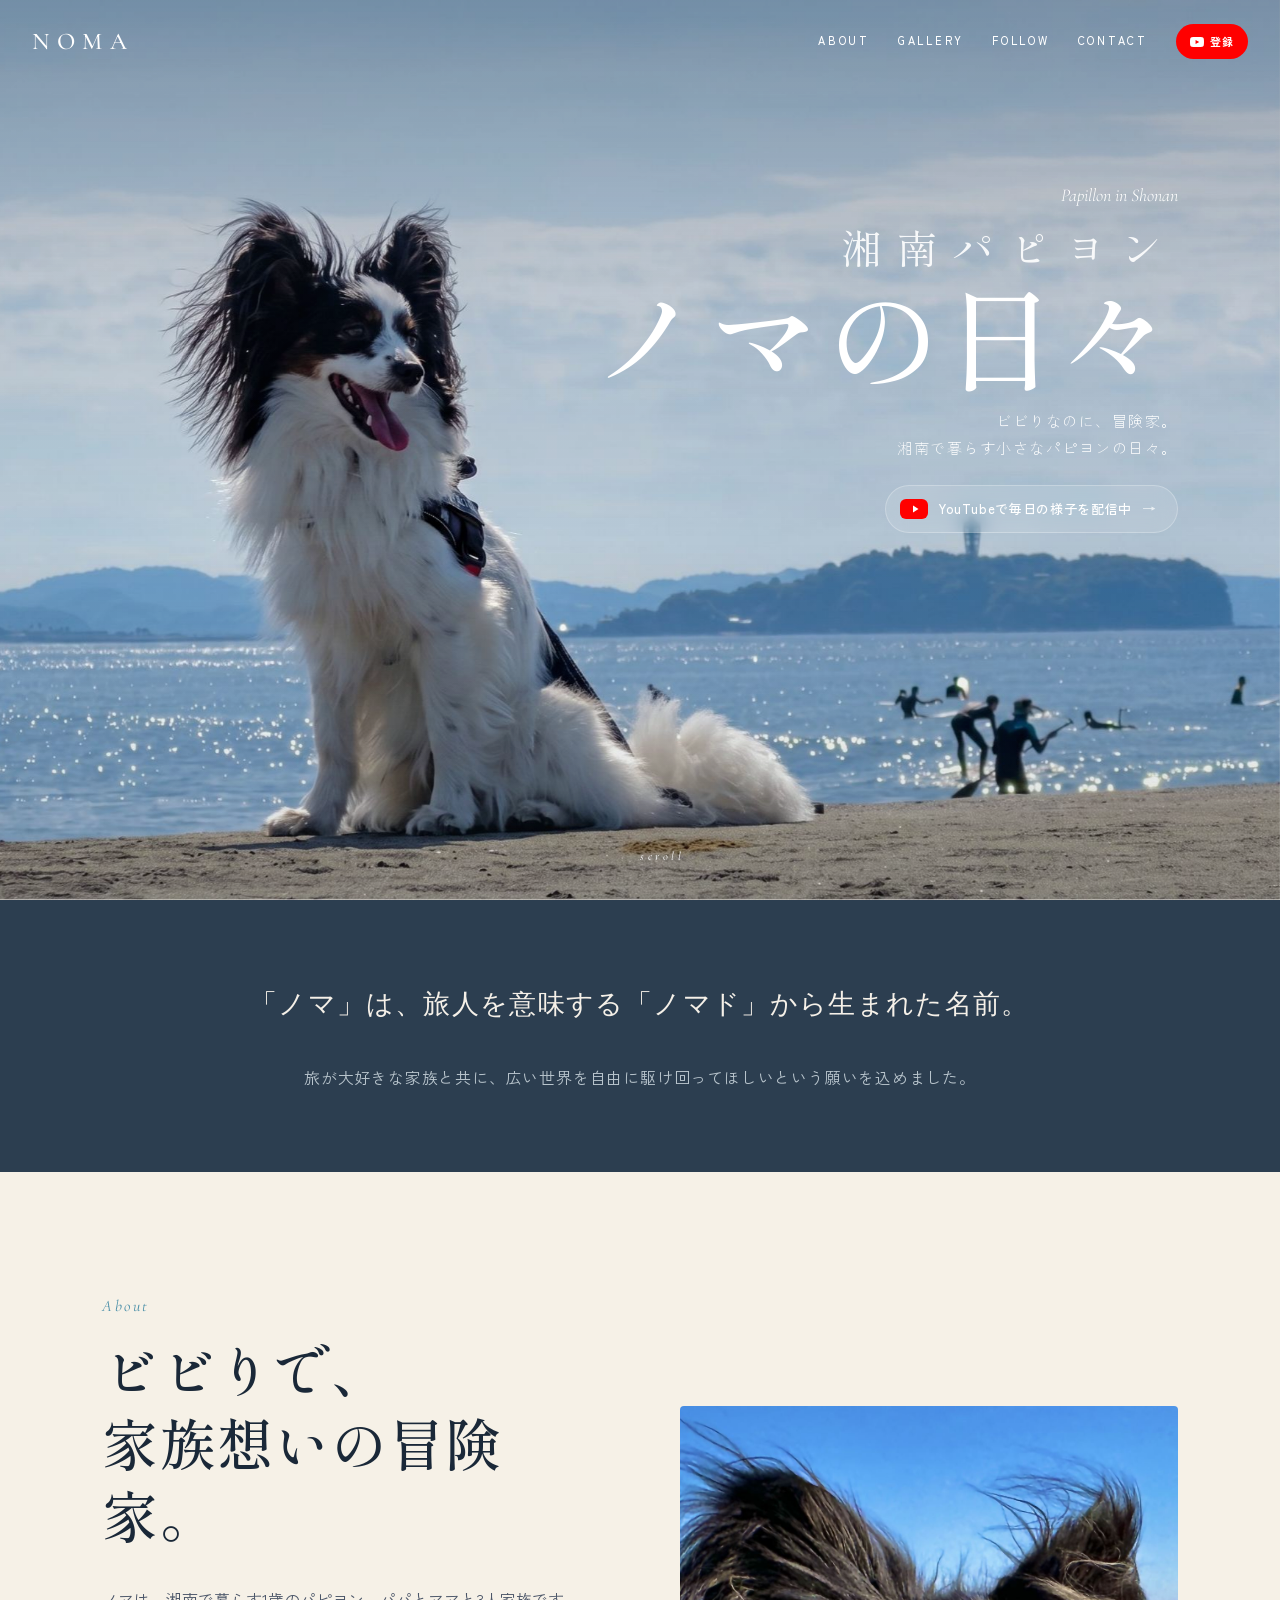
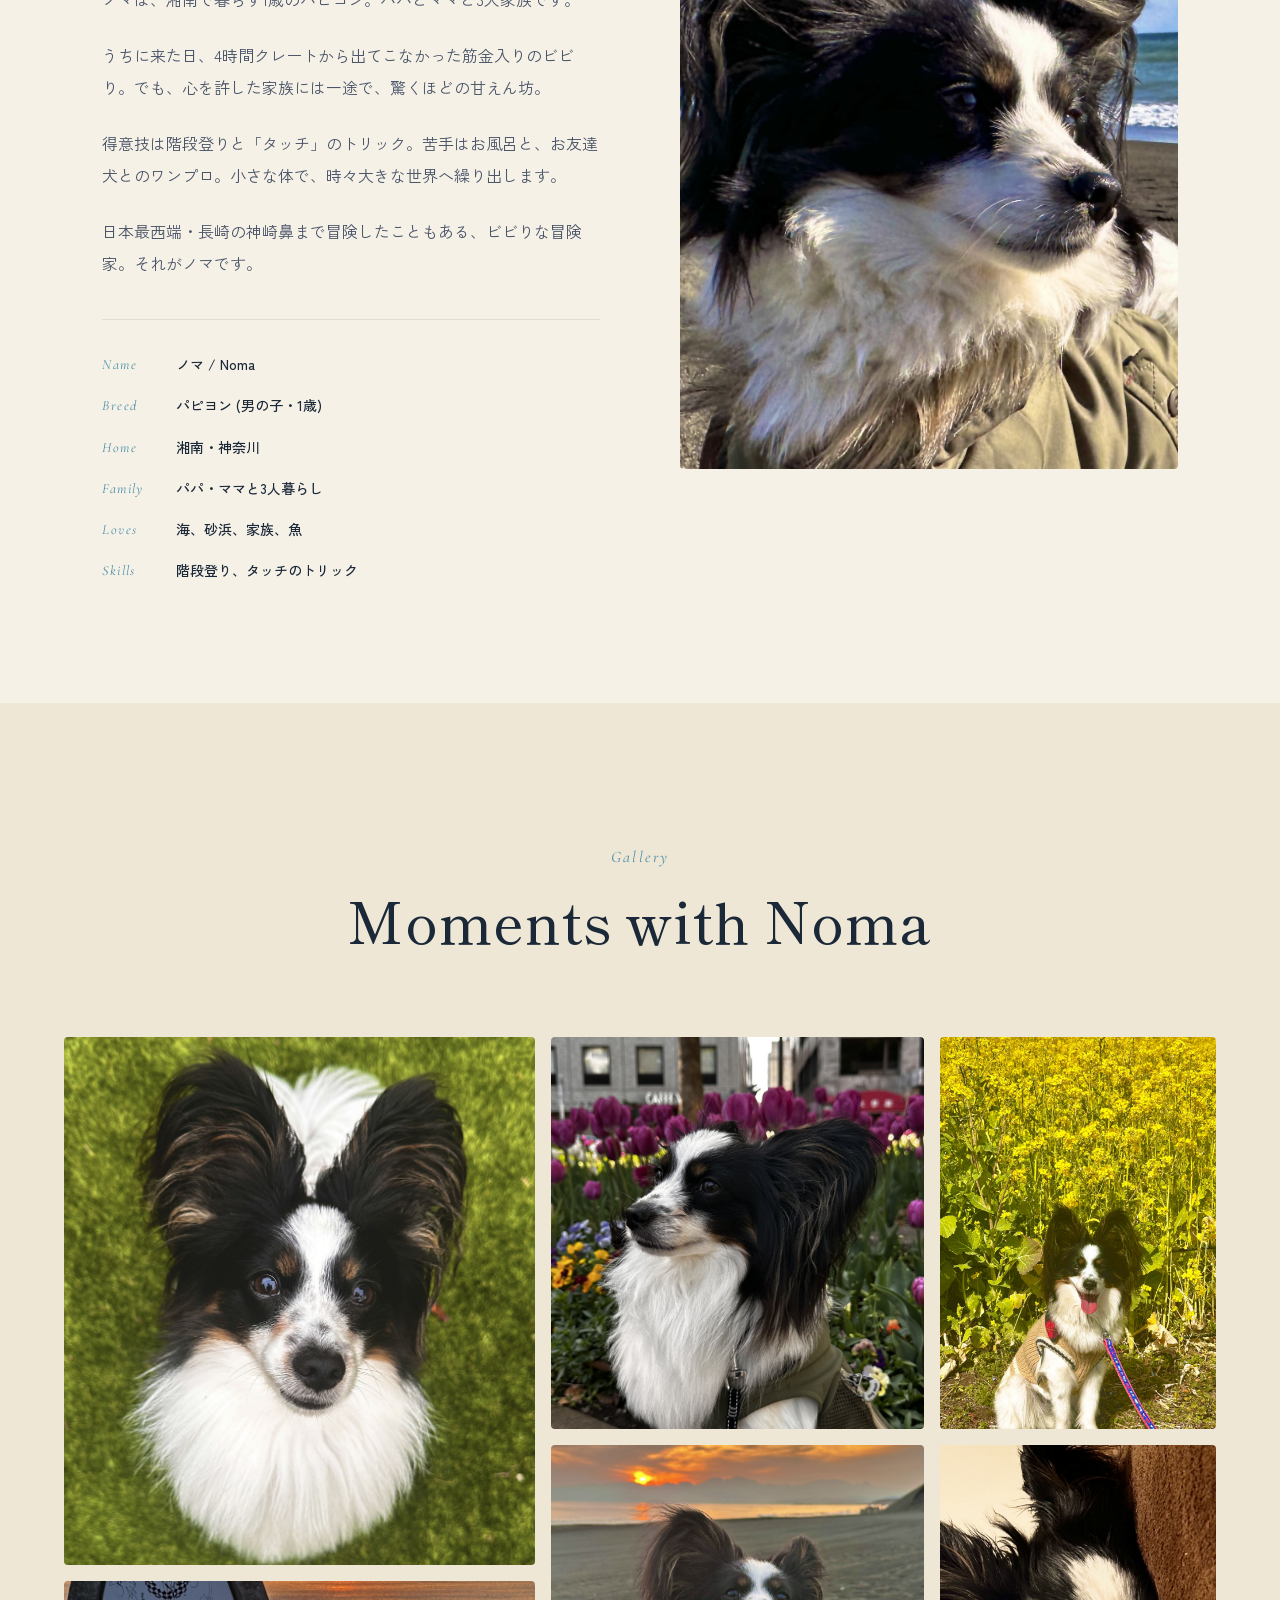
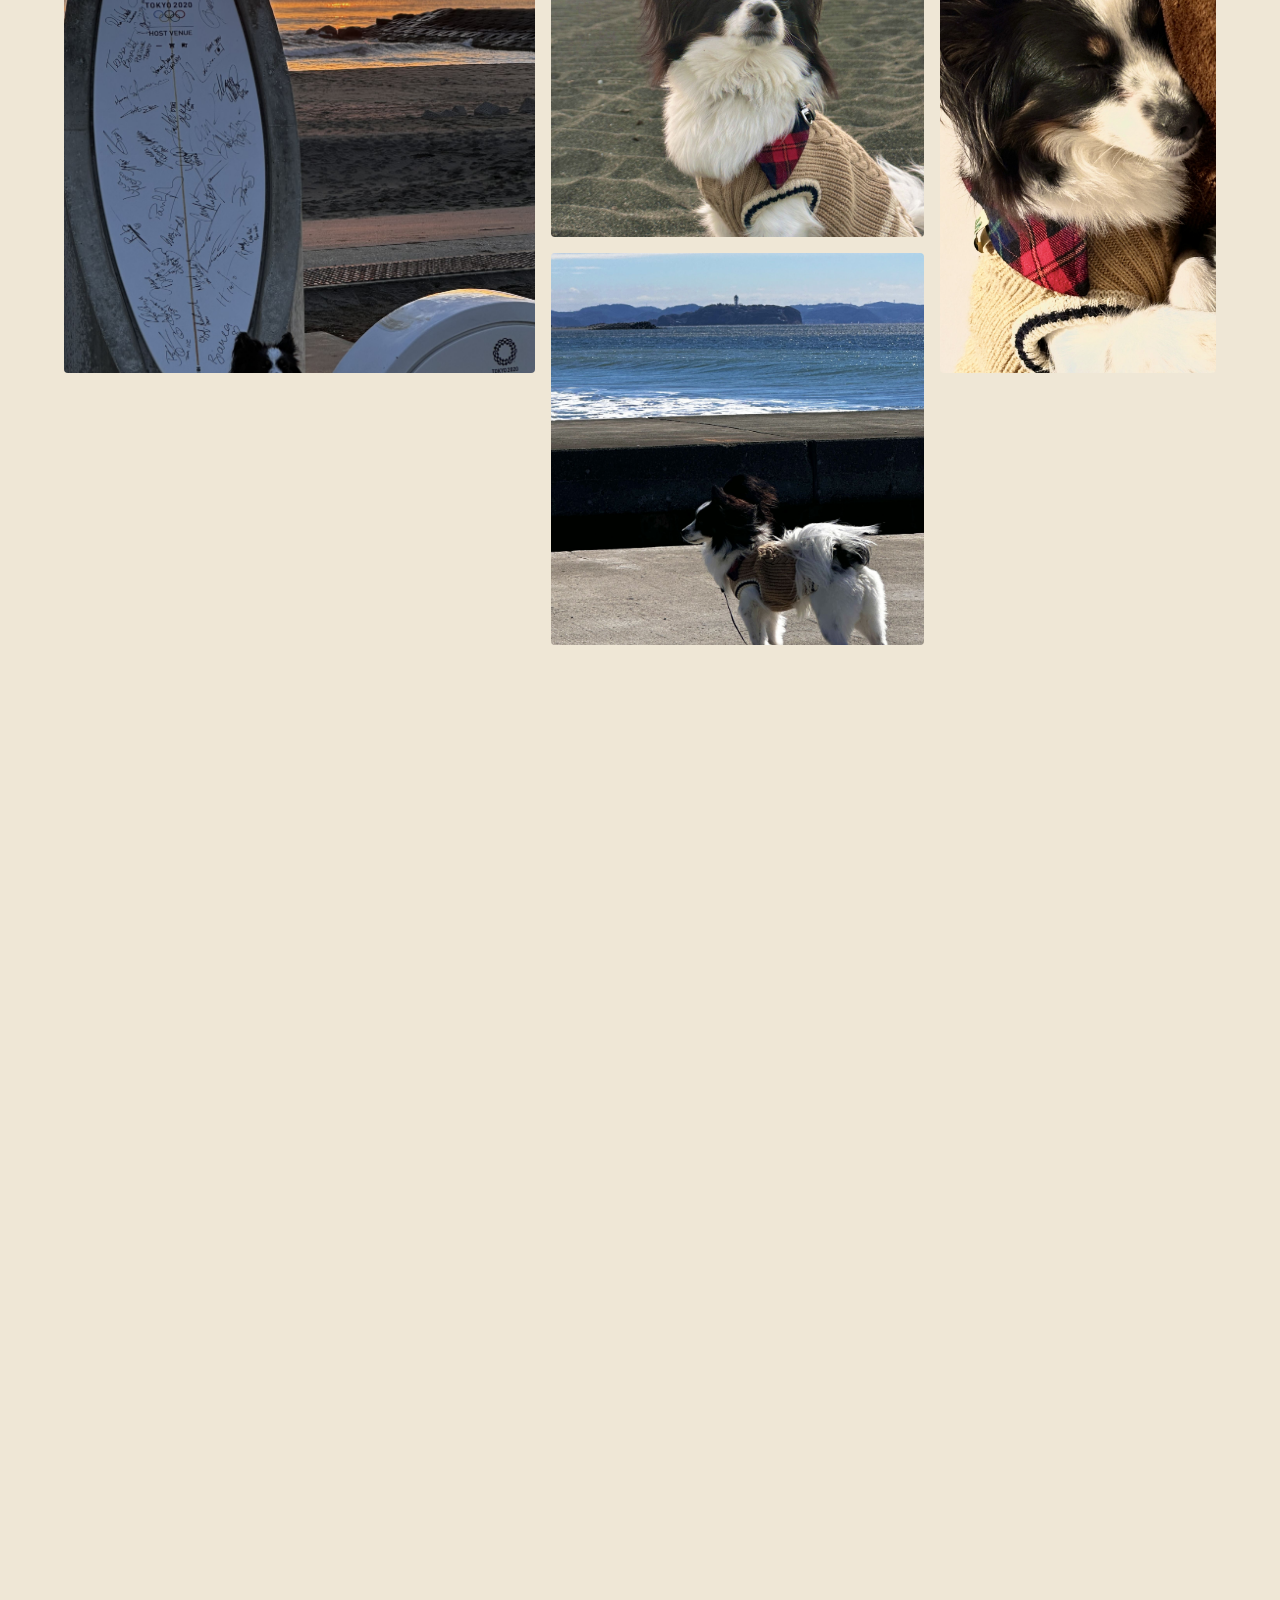
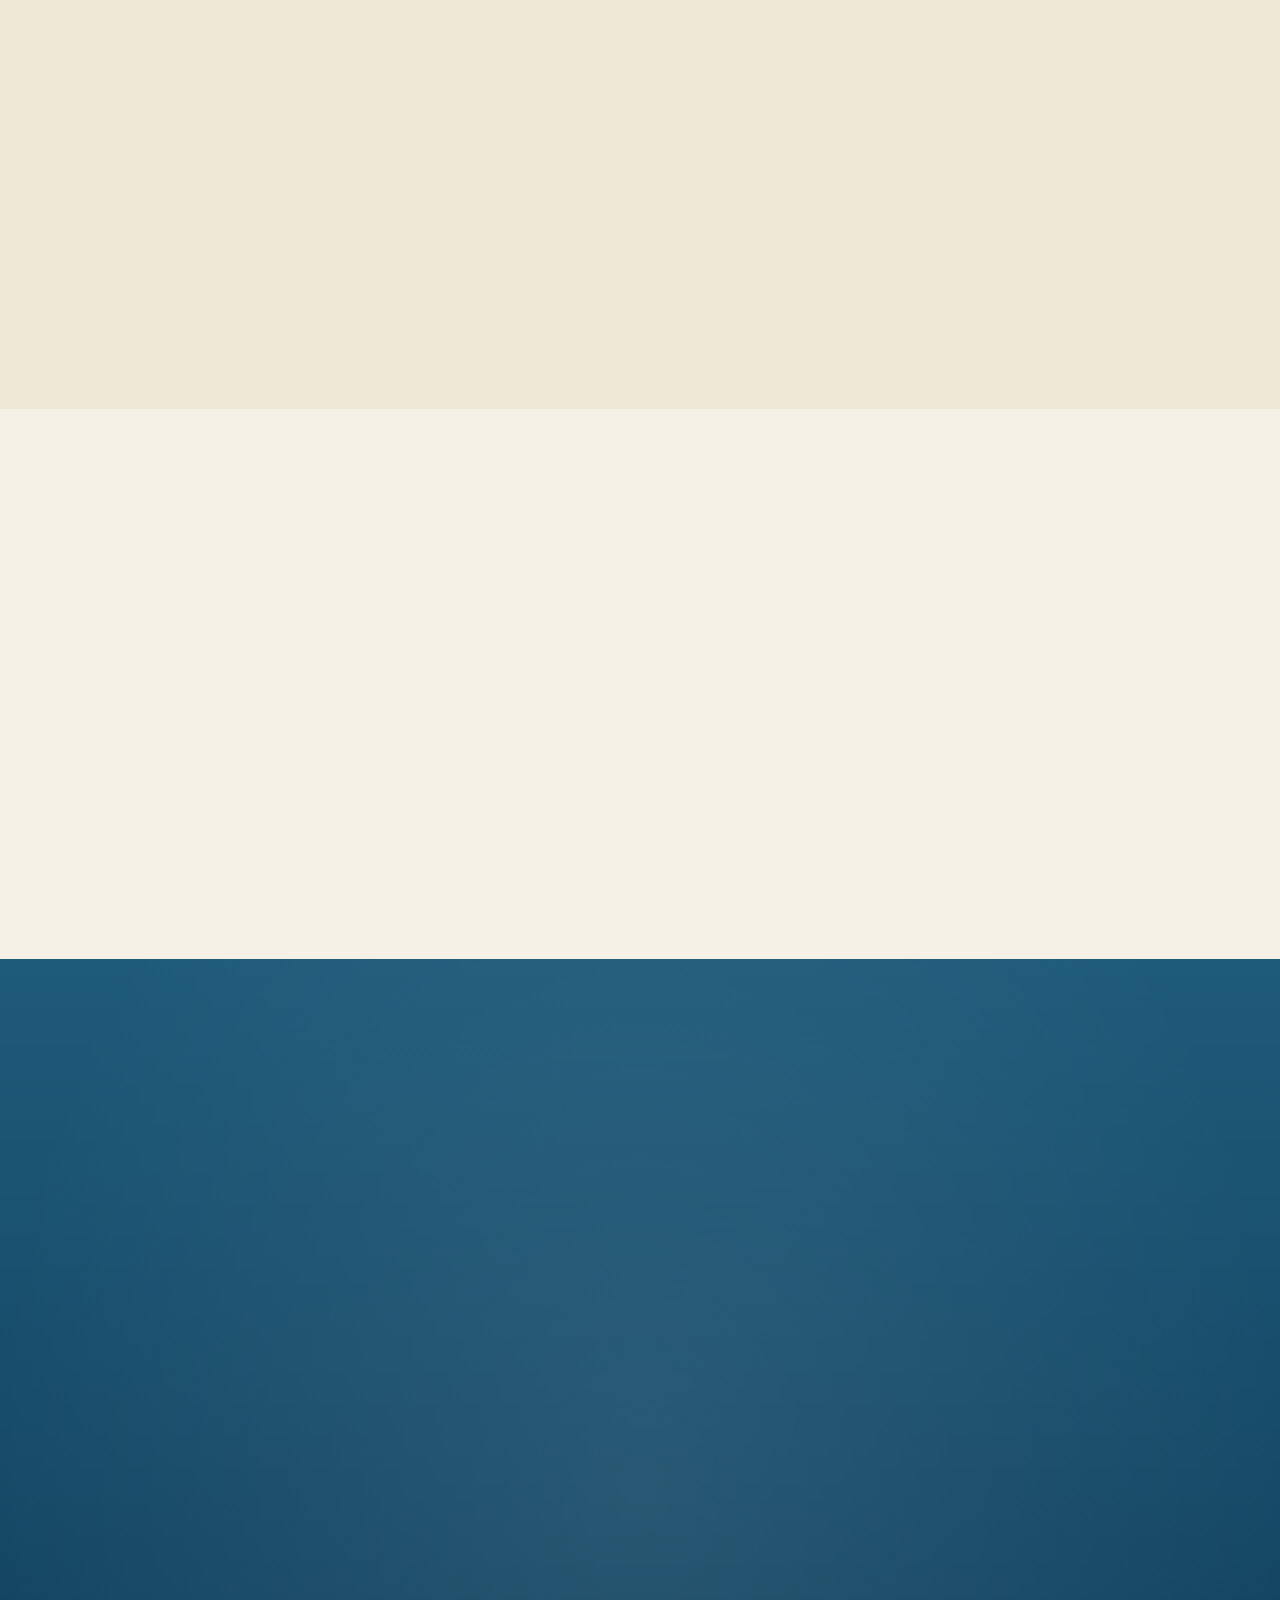
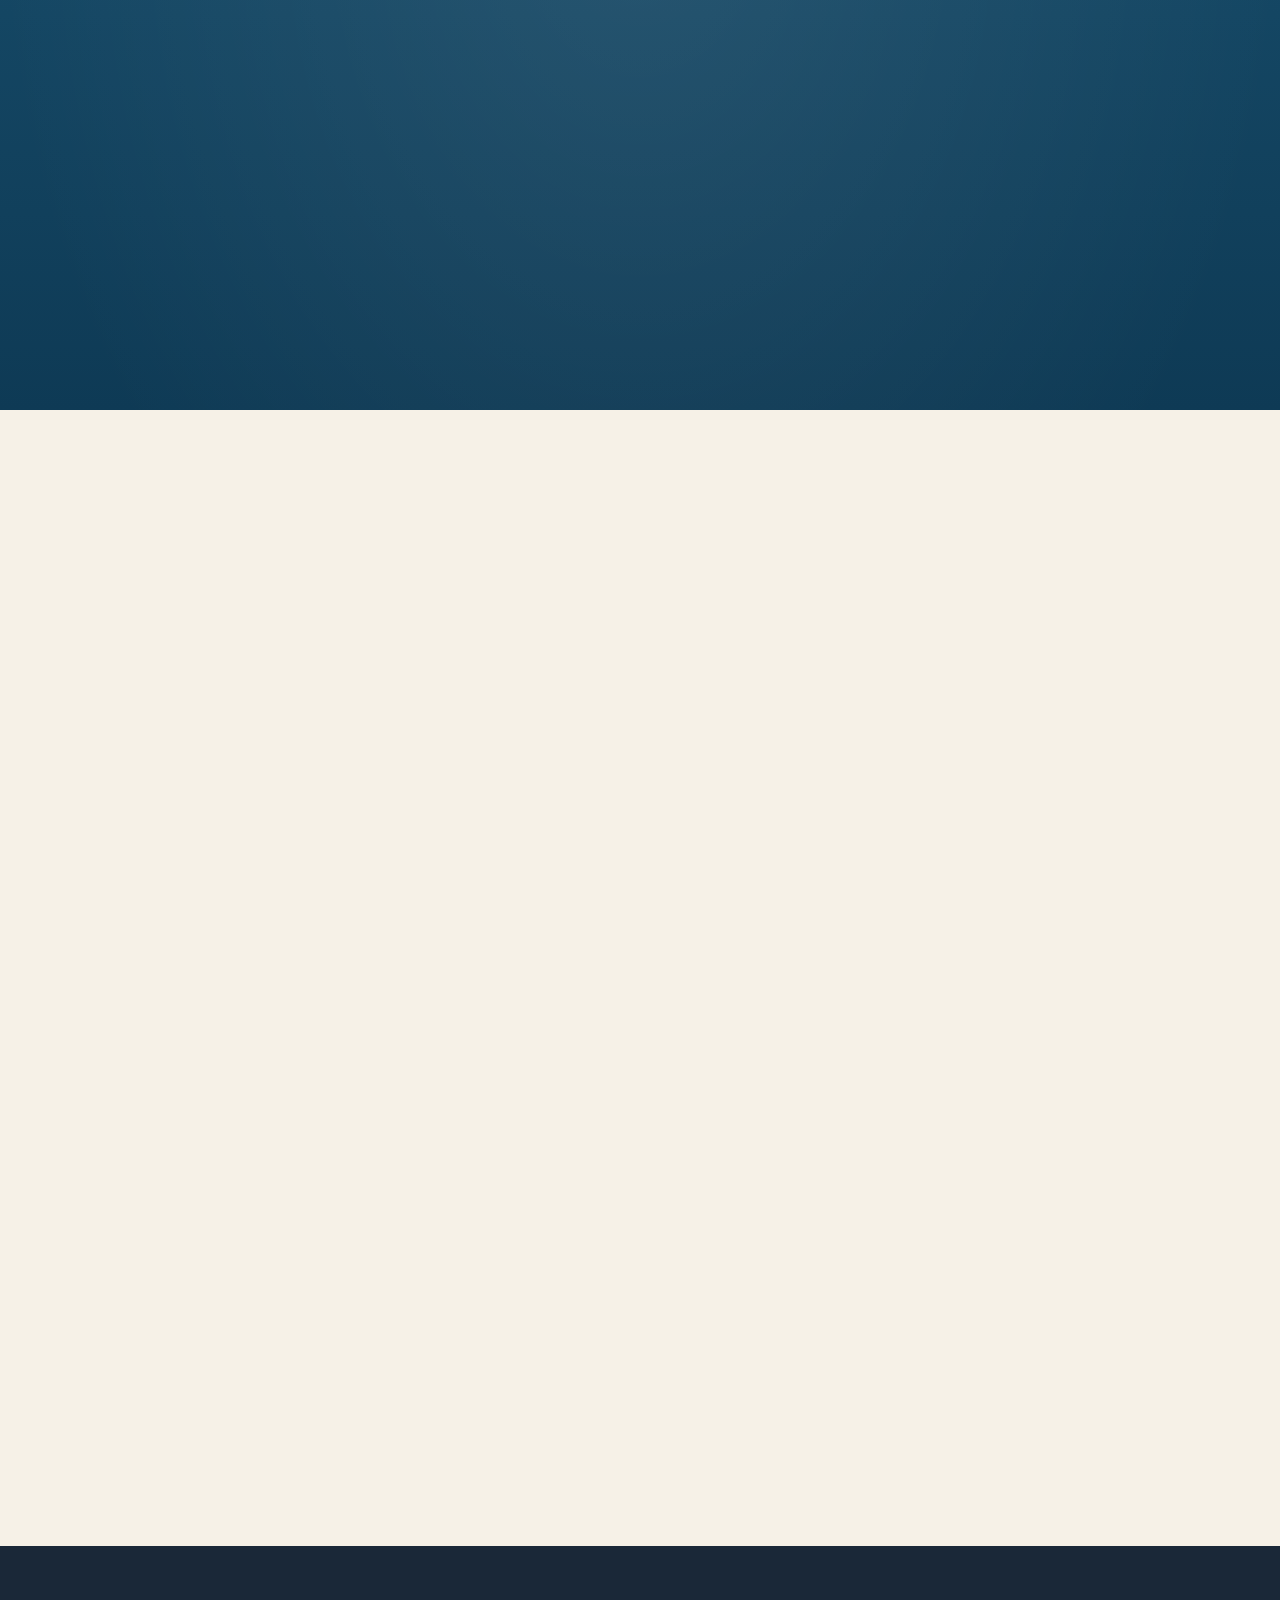
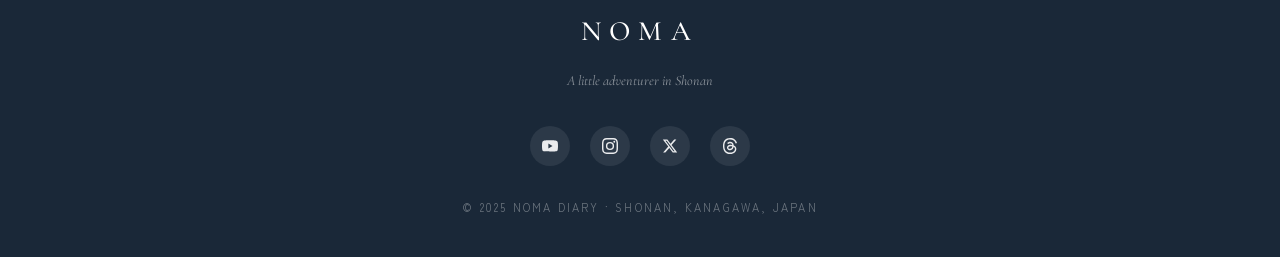
<file: index.html>
<!DOCTYPE html>
<html lang="ja">
<head>
<meta charset="UTF-8">
<meta name="viewport" content="width=device-width, initial-scale=1.0">

<!-- Google tag (gtag.js) -->
<script async src="https://www.googletagmanager.com/gtag/js?id=G-900BNED2EW"></script>
<script>
  window.dataLayer = window.dataLayer || [];
  function gtag(){dataLayer.push(arguments);}
  gtag('js', new Date());

  gtag('config', 'G-900BNED2EW');
</script>
<script type="text/javascript">
    (function(c,l,a,r,i,t,y){
        c[a]=c[a]||function(){(c[a].q=c[a].q||[]).push(arguments)};
        t=l.createElement(r);t.async=1;t.src="https://www.clarity.ms/tag/"+i;
        y=l.getElementsByTagName(r)[0];y.parentNode.insertBefore(t,y);
    })(window, document, "clarity", "script", "wp7gin0wlt");
</script>
<title>NOMA | 湘南パピヨン ノマの日々</title>
<meta name="description" content="ビビりなのに、冒険家。湘南で暮らすパピヨン・ノマの日々を記録するブランドサイト。海と風と小さなしあわせを見つける毎日を、写真と動画で発信しています。">
<meta name="keywords" content="湘南,パピヨン,ノマ,犬,ブランドサイト,湘南の犬,パピヨンの日常">
<meta name="author" content="NOMA DIARY">

<link rel="canonical" href="https://noma-papillon.com/">

<meta property="og:type" content="website">
<meta property="og:site_name" content="NOMA DIARY">
<meta property="og:title" content="NOMA | 湘南パピヨン ノマの日々">
<meta property="og:description" content="ビビりなのに、冒険家。湘南で暮らすパピヨン・ノマの日々を記録するブランドサイト。">
<meta property="og:url" content="https://noma-papillon.com/">
<meta property="og:image" content="https://noma-papillon.com/ogp.jpg">
<meta property="og:image:width" content="1200">
<meta property="og:image:height" content="630">
<meta property="og:image:alt" content="湘南パピヨン ノマ - ビビりなのに、冒険家。">
<meta property="og:locale" content="ja_JP">

<meta name="twitter:card" content="summary_large_image">
<meta name="twitter:title" content="NOMA | 湘南パピヨン ノマの日々">
<meta name="twitter:description" content="ビビりなのに、冒険家。湘南で暮らすパピヨン・ノマの日々。">
<meta name="twitter:image" content="https://noma-papillon.com/ogp.jpg">

<link rel="icon" type="image/png" sizes="32x32" href="favicon-photo-32.png">
<link rel="icon" type="image/png" sizes="180x180" href="favicon-photo-180.png">
<link rel="apple-touch-icon" sizes="180x180" href="favicon-photo-180.png">

<meta name="theme-color" content="#0e3a55">

<script type="application/ld+json">
{
  "@context": "https://schema.org",
  "@type": "WebSite",
  "name": "NOMA | 湘南パピヨン ノマの日々",
  "url": "https://noma-papillon.com/",
  "description": "ビビりなのに、冒険家。湘南で暮らすパピヨン・ノマの日々を記録するブランドサイト。",
  "inLanguage": "ja-JP"
}
</script>

<link href="https://fonts.googleapis.com/css2?family=Shippori+Mincho:wght@400;500;600;700&family=Cormorant+Garamond:ital,wght@0,300;0,400;0,500;1,300&family=Zen+Kaku+Gothic+New:wght@300;400;500;700&display=swap" rel="stylesheet">
<style>
  :root {
    --ink: #1a2838;
    --ink-soft: #4a5568;
    --paper: #f6f1e7;
    --paper-warm: #efe7d6;
    --sea: #4a8fa8;
    --sea-deep: #1e5a7a;
    --sunset: #e08940;
    --white: #ffffff;
  }

  * { margin: 0; padding: 0; box-sizing: border-box; }

  html { scroll-behavior: smooth; }

  body {
    background: var(--paper);
    font-family: 'Zen Kaku Gothic New', sans-serif;
    color: var(--ink);
    line-height: 1.8;
    overflow-x: hidden;
  }

  img { display: block; max-width: 100%; }

  /* ナビゲーション */
  .nav {
    position: fixed;
    top: 0; left: 0;
    width: 100%;
    padding: 20px 32px;
    display: flex;
    justify-content: space-between;
    align-items: center;
    z-index: 100;
    background: rgba(246, 241, 231, 0);
    transition: background 0.4s, backdrop-filter 0.4s;
    backdrop-filter: blur(0);
  }

  .nav.scrolled {
    background: rgba(246, 241, 231, 0.85);
    backdrop-filter: blur(12px);
    border-bottom: 1px solid rgba(26, 40, 56, 0.08);
  }

  .nav-logo {
    font-family: 'Cormorant Garamond', serif;
    font-size: 24px;
    font-weight: 500;
    letter-spacing: 0.3em;
    color: var(--white);
    transition: color 0.4s;
  }

  .nav.scrolled .nav-logo { color: var(--ink); }

  .nav-links {
    display: flex;
    gap: 28px;
    list-style: none;
  }

  .nav-links a {
    font-size: 11px;
    font-weight: 500;
    letter-spacing: 0.25em;
    color: var(--white);
    text-decoration: none;
    text-transform: uppercase;
    transition: color 0.4s, opacity 0.3s;
  }

  .nav.scrolled .nav-links a { color: var(--ink); }
  .nav-links a:hover { opacity: 0.6; }

  /* ナビYouTubeボタン */
  .nav-youtube {
    display: flex;
    align-items: center;
    gap: 6px;
    padding: 8px 14px;
    background: #ff0000;
    color: var(--white) !important;
    border-radius: 20px;
    font-size: 11px !important;
    font-weight: 700 !important;
    letter-spacing: 0.1em !important;
    text-transform: none !important;
    transition: transform 0.2s, box-shadow 0.2s;
  }

  .nav-youtube:hover {
    transform: translateY(-1px);
    box-shadow: 0 4px 12px rgba(255,0,0,0.3);
    opacity: 1 !important;
  }

  .nav-youtube svg { width: 14px; height: 14px; fill: var(--white); }

  .nav.scrolled .nav-youtube { color: var(--white) !important; }

  /* ヒーローセクション */
  .hero {
    position: relative;
    height: 100vh;
    min-height: 700px;
    overflow: hidden;
  }

  .hero-img {
    position: absolute;
    inset: 0;
    width: 100%;
    height: 100%;
    object-fit: cover;
    object-position: center center;
    animation: slowZoom 20s ease-out forwards;
  }

  @keyframes slowZoom {
    from { transform: scale(1.15); }
    to { transform: scale(1); }
  }

  .hero-overlay {
    position: absolute;
    inset: 0;
    background:
      linear-gradient(180deg,
        rgba(26,40,56,0.35) 0%,
        rgba(26,40,56,0.1) 35%,
        rgba(26,40,56,0) 60%,
        rgba(26,40,56,0.15) 100%);
  }

  .hero-content {
    position: absolute;
    inset: 0;
    display: flex;
    flex-direction: column;
    justify-content: flex-start;
    align-items: flex-end;
    text-align: right;
    padding: 0 8%;
    padding-top: 14%;
    color: var(--white);
  }

  .hero-tag {
    font-family: 'Cormorant Garamond', serif;
    font-style: italic;
    font-size: 18px;
    font-weight: 300;
    margin-bottom: 16px;
    opacity: 0;
    animation: fadeUp 1.2s 0.4s ease both;
  }

  .hero-title {
    font-family: 'Shippori Mincho', serif;
    font-size: clamp(48px, 9vw, 120px);
    font-weight: 500;
    line-height: 0.95;
    letter-spacing: 0.02em;
    margin-bottom: 20px;
    opacity: 0;
    animation: fadeUp 1.4s 0.6s ease both;
  }

  .hero-title .small {
    display: block;
    font-size: 0.35em;
    font-weight: 400;
    letter-spacing: 0.4em;
    margin-bottom: 0.3em;
    opacity: 0.9;
  }

  .hero-desc {
    font-size: 15px;
    font-weight: 300;
    letter-spacing: 0.1em;
    max-width: 500px;
    opacity: 0;
    animation: fadeUp 1.4s 0.9s ease both;
  }

  /* ヒーロー内YouTubeピル */
  .hero-yt-pill {
    display: inline-flex;
    align-items: center;
    gap: 10px;
    margin-top: 24px;
    padding: 10px 20px 10px 14px;
    background: rgba(255,255,255,0.12);
    backdrop-filter: blur(10px);
    border: 1px solid rgba(255,255,255,0.25);
    border-radius: 40px;
    color: var(--white);
    text-decoration: none;
    font-size: 13px;
    font-weight: 500;
    letter-spacing: 0.05em;
    opacity: 0;
    animation: fadeUp 1.4s 1.2s ease both;
    transition: background 0.3s, transform 0.3s, border-color 0.3s;
  }

  .hero-yt-pill:hover {
    background: rgba(255,255,255,0.2);
    border-color: rgba(255,255,255,0.4);
    transform: translateY(-2px);
  }

  .hero-yt-pill .yt-icon {
    width: 28px;
    height: 20px;
    background: #ff0000;
    border-radius: 6px;
    display: flex;
    align-items: center;
    justify-content: center;
  }

  .hero-yt-pill .yt-icon svg { width: 12px; height: 12px; fill: var(--white); margin-left: 2px; }

  .hero-yt-pill .arrow { font-size: 14px; opacity: 0.7; }

  .hero-scroll {
    position: absolute;
    bottom: 32px;
    left: 50%;
    transform: translateX(-50%);
    font-family: 'Cormorant Garamond', serif;
    font-style: italic;
    font-size: 12px;
    letter-spacing: 0.3em;
    color: var(--white);
    opacity: 0;
    animation: fadeUp 1s 1.4s ease both, bounce 2s 2s ease-in-out infinite;
  }

  @keyframes fadeUp {
    from { opacity: 0; transform: translateY(40px); }
    to { opacity: 1; transform: translateY(0); }
  }

  @keyframes bounce {
    0%, 100% { transform: translate(-50%, 0); }
    50% { transform: translate(-50%, -8px); }
  }

  /* セクション共通 */
  section { padding: 120px 8%; }

  .section-label {
    font-family: 'Cormorant Garamond', serif;
    font-style: italic;
    font-size: 16px;
    color: var(--sea);
    margin-bottom: 12px;
    letter-spacing: 0.15em;
  }

  .section-title {
    font-family: 'Shippori Mincho', serif;
    font-size: clamp(32px, 5vw, 56px);
    font-weight: 500;
    line-height: 1.3;
    margin-bottom: 40px;
    letter-spacing: 0.02em;
  }

  /* イントロセクション */
  .intro {
    background: var(--paper);
    position: relative;
  }

  .intro-grid {
    display: grid;
    grid-template-columns: 1fr 1fr;
    gap: 80px;
    align-items: center;
    max-width: 1200px;
    margin: 0 auto;
  }

  .intro-text .section-title { margin-bottom: 32px; }

  .intro-text p {
    font-size: 16px;
    line-height: 2;
    color: var(--ink-soft);
    margin-bottom: 24px;
  }

  .intro-meta {
    display: grid;
    grid-template-columns: auto 1fr;
    gap: 16px 32px;
    margin-top: 40px;
    padding-top: 32px;
    border-top: 1px solid rgba(26,40,56,0.1);
    font-size: 14px;
  }

  .intro-meta dt {
    font-family: 'Cormorant Garamond', serif;
    font-style: italic;
    color: var(--sea);
    letter-spacing: 0.1em;
  }

  .intro-meta dd {
    font-weight: 500;
    color: var(--ink);
  }

  .intro-img-wrap {
    position: relative;
    aspect-ratio: 3/4;
    overflow: hidden;
    border-radius: 4px;
  }

  .intro-img-wrap img {
    width: 100%;
    height: 100%;
    object-fit: cover;
  }

  .intro-caption {
    position: absolute;
    bottom: -40px;
    right: 0;
    font-family: 'Cormorant Garamond', serif;
    font-style: italic;
    font-size: 14px;
    color: var(--sea);
    letter-spacing: 0.2em;
  }

  /* ギャラリーセクション */
  .gallery {
    background: var(--paper-warm);
    padding: 140px 5%;
  }

  .gallery-header {
    text-align: center;
    margin-bottom: 80px;
    padding: 0 3%;
  }

  .gallery-grid {
    display: grid;
    grid-template-columns: repeat(12, 1fr);
    grid-auto-rows: 120px;
    gap: 16px;
    max-width: 1400px;
    margin: 0 auto;
  }

  .gallery-item {
    position: relative;
    overflow: hidden;
    border-radius: 4px;
    cursor: pointer;
  }

  .gallery-item img {
    width: 100%;
    height: 100%;
    object-fit: cover;
    transition: transform 0.8s ease;
  }

  .gallery-item:hover img { transform: scale(1.05); }

  .gallery-item::after {
    content: attr(data-caption);
    position: absolute;
    bottom: 16px;
    left: 20px;
    color: var(--white);
    font-family: 'Cormorant Garamond', serif;
    font-style: italic;
    font-size: 14px;
    letter-spacing: 0.1em;
    opacity: 0;
    transition: opacity 0.4s;
    text-shadow: 0 2px 8px rgba(0,0,0,0.5);
  }

  .gallery-item:hover::after { opacity: 1; }

  /* ギャラリー配置 */
  .g1 { grid-column: span 5; grid-row: span 4; }
  .g2 { grid-column: span 4; grid-row: span 3; }
  .g3 { grid-column: span 3; grid-row: span 3; }
  .g4 { grid-column: span 4; grid-row: span 3; }
  .g5 { grid-column: span 3; grid-row: span 4; }
  .g6 { grid-column: span 5; grid-row: span 3; }
  .g7 { grid-column: span 4; grid-row: span 3; }
  .g8 { grid-column: span 4; grid-row: span 3; }
  .g9 { grid-column: span 4; grid-row: span 5; }
  .g10 { grid-column: span 4; grid-row: span 5; }
  .g11 { grid-column: span 4; grid-row: span 4; }

  /* クオートセクション */
  .quote {
    background: var(--paper);
    text-align: center;
    padding: 140px 8%;
  }

  .quote-text {
    font-family: 'Shippori Mincho', serif;
    font-size: clamp(24px, 3vw, 36px);
    line-height: 1.8;
    font-weight: 400;
    max-width: 800px;
    margin: 0 auto 32px;
    color: var(--ink);
  }

  .quote-mark {
    font-family: 'Cormorant Garamond', serif;
    font-size: 120px;
    line-height: 0.5;
    color: var(--sea);
    opacity: 0.3;
    margin-bottom: 20px;
  }

  .quote-author {
    font-family: 'Cormorant Garamond', serif;
    font-style: italic;
    font-size: 16px;
    letter-spacing: 0.3em;
    color: var(--sea);
  }

  /* フォローセクション */
  .follow {
    background: linear-gradient(180deg, #1e5a7a 0%, #0e3a55 100%);
    color: var(--white);
    text-align: center;
    position: relative;
    overflow: hidden;
    padding: 140px 8%;
  }

  .follow::before {
    content: '';
    position: absolute;
    top: -50%;
    left: -10%;
    width: 120%;
    height: 200%;
    background: radial-gradient(ellipse at center, rgba(255,255,255,0.08) 0%, transparent 60%);
    pointer-events: none;
  }

  .follow-header { margin-bottom: 50px; position: relative; }

  .follow .section-label { color: rgba(255,255,255,0.7); }
  .follow .section-title {
    color: var(--white);
    margin-bottom: 20px;
    font-size: clamp(36px, 5.5vw, 64px);
  }

  .follow-desc {
    font-size: 16px;
    font-weight: 300;
    opacity: 0.9;
    max-width: 560px;
    margin: 0 auto;
    line-height: 2;
  }

  /* メインCTA（YouTube） */
  .cta-hero {
    position: relative;
    max-width: 640px;
    margin: 0 auto 24px;
    padding: 36px 32px;
    background: linear-gradient(135deg, #ff0000 0%, #cc0000 100%);
    border-radius: 16px;
    text-decoration: none;
    color: var(--white);
    display: flex;
    align-items: center;
    gap: 24px;
    box-shadow: 0 20px 60px rgba(255,0,0,0.3);
    transition: transform 0.3s, box-shadow 0.3s;
    overflow: hidden;
  }

  .cta-hero::after {
    content: '';
    position: absolute;
    inset: 0;
    background: radial-gradient(circle at 20% 50%, rgba(255,255,255,0.15) 0%, transparent 50%);
    pointer-events: none;
  }

  .cta-hero:hover {
    transform: translateY(-4px);
    box-shadow: 0 28px 70px rgba(255,0,0,0.4);
  }

  .cta-hero .play-icon {
    flex-shrink: 0;
    width: 64px;
    height: 64px;
    background: rgba(255,255,255,0.2);
    border-radius: 50%;
    display: flex;
    align-items: center;
    justify-content: center;
  }

  .cta-hero .play-icon svg {
    width: 28px;
    height: 28px;
    fill: var(--white);
    margin-left: 4px;
  }

  .cta-hero-text {
    text-align: left;
    flex: 1;
  }

  .cta-hero-label {
    font-size: 11px;
    font-weight: 700;
    letter-spacing: 0.3em;
    opacity: 0.85;
    margin-bottom: 6px;
    text-transform: uppercase;
  }

  .cta-hero-title {
    font-size: 22px;
    font-weight: 700;
    letter-spacing: 0.02em;
    margin-bottom: 4px;
  }

  .cta-hero-sub {
    font-size: 13px;
    opacity: 0.9;
    font-weight: 300;
  }

  .cta-hero-arrow {
    flex-shrink: 0;
    font-size: 24px;
    transition: transform 0.3s;
  }

  .cta-hero:hover .cta-hero-arrow { transform: translateX(6px); }

  /* SNSサブ導線 */
  .sns-sub-label {
    font-family: 'Cormorant Garamond', serif;
    font-style: italic;
    font-size: 14px;
    color: rgba(255,255,255,0.7);
    letter-spacing: 0.2em;
    margin: 40px 0 24px;
    display: flex;
    align-items: center;
    justify-content: center;
    gap: 16px;
    position: relative;
  }

  .sns-sub-label::before,
  .sns-sub-label::after {
    content: '';
    width: 40px;
    height: 1px;
    background: rgba(255,255,255,0.3);
  }

  .sns-grid {
    display: grid;
    grid-template-columns: repeat(2, 1fr);
    gap: 16px;
    max-width: 560px;
    margin: 0 auto;
    position: relative;
  }

  .sns-card {
    background: rgba(255,255,255,0.08);
    backdrop-filter: blur(10px);
    border: 1px solid rgba(255,255,255,0.15);
    border-radius: 12px;
    padding: 28px 16px;
    text-decoration: none;
    color: var(--white);
    transition: transform 0.3s, background 0.3s, border-color 0.3s;
    display: flex;
    flex-direction: column;
    align-items: center;
    gap: 10px;
  }

  .sns-card:hover {
    transform: translateY(-6px);
    background: rgba(255,255,255,0.12);
    border-color: rgba(255,255,255,0.3);
  }

  .sns-icon-wrap {
    width: 48px;
    height: 48px;
    display: flex;
    align-items: center;
    justify-content: center;
    margin-bottom: 4px;
  }

  .sns-icon-wrap svg { width: 28px; height: 28px; fill: var(--white); }

  .sns-name {
    font-size: 13px;
    font-weight: 700;
    letter-spacing: 0.1em;
    margin-bottom: 2px;
  }

  .sns-handle {
    font-size: 11px;
    font-weight: 300;
    opacity: 0.7;
    letter-spacing: 0.05em;
  }

  /* お問い合わせセクション */
  .contact {
    background: var(--paper);
    padding: 140px 8%;
  }

  .contact-inner {
    max-width: 640px;
    margin: 0 auto;
  }

  .contact-header {
    text-align: center;
    margin-bottom: 56px;
  }

  .contact-desc {
    font-size: 15px;
    line-height: 2;
    color: var(--ink-soft);
    max-width: 480px;
    margin: 0 auto;
  }

  .contact-form {
    display: flex;
    flex-direction: column;
    gap: 24px;
  }

  .form-row {
    display: flex;
    flex-direction: column;
    gap: 8px;
  }

  .form-row label {
    font-family: 'Cormorant Garamond', serif;
    font-style: italic;
    font-size: 14px;
    color: var(--sea);
    letter-spacing: 0.15em;
  }

  .form-row label .required {
    color: #d14520;
    margin-left: 4px;
    font-style: normal;
  }

  .form-row input,
  .form-row textarea {
    width: 100%;
    padding: 14px 18px;
    font-family: 'Zen Kaku Gothic New', sans-serif;
    font-size: 15px;
    color: var(--ink);
    background: var(--white);
    border: 1px solid rgba(26,40,56,0.12);
    border-radius: 8px;
    transition: border-color 0.2s, box-shadow 0.2s;
    outline: none;
  }

  .form-row input:focus,
  .form-row textarea:focus {
    border-color: var(--sea);
    box-shadow: 0 0 0 3px rgba(74,143,168,0.1);
  }

  .form-row textarea {
    min-height: 140px;
    resize: vertical;
    line-height: 1.8;
  }

  .form-submit {
    margin-top: 8px;
    padding: 18px 32px;
    font-family: 'Zen Kaku Gothic New', sans-serif;
    font-size: 15px;
    font-weight: 700;
    letter-spacing: 0.15em;
    color: var(--white);
    background: var(--ink);
    border: none;
    border-radius: 8px;
    cursor: pointer;
    transition: background 0.2s, transform 0.2s;
  }

  .form-submit:hover {
    background: var(--sea-deep);
    transform: translateY(-1px);
  }

  .form-submit:active { transform: translateY(0); }

  /* ハニーポット（スパム対策で非表示） */
  .honeypot {
    position: absolute;
    left: -9999px;
  }

  /* 送信完了メッセージ */
  .form-success {
    display: none;
    text-align: center;
    padding: 48px 24px;
    background: var(--white);
    border-radius: 12px;
    border: 1px solid rgba(74,143,168,0.2);
  }

  .form-success.visible { display: block; }

  .form-success-icon {
    font-size: 40px;
    color: var(--sea);
    margin-bottom: 16px;
  }

  .form-success-title {
    font-family: 'Shippori Mincho', serif;
    font-size: 20px;
    font-weight: 500;
    margin-bottom: 12px;
    color: var(--ink);
  }

  .form-success-desc {
    font-size: 14px;
    color: var(--ink-soft);
    line-height: 1.8;
  }

  /* フッター */
  footer {
    background: var(--ink);
    color: rgba(255,255,255,0.7);
    padding: 60px 8% 40px;
    text-align: center;
  }

  .footer-logo {
    font-family: 'Cormorant Garamond', serif;
    font-size: 28px;
    font-weight: 500;
    letter-spacing: 0.3em;
    color: var(--white);
    margin-bottom: 12px;
  }

  .footer-tag {
    font-family: 'Cormorant Garamond', serif;
    font-style: italic;
    font-size: 14px;
    margin-bottom: 32px;
    opacity: 0.7;
  }

  .footer-sns {
    display: flex;
    justify-content: center;
    gap: 20px;
    margin-bottom: 32px;
  }

  .footer-sns a {
    width: 40px;
    height: 40px;
    border-radius: 50%;
    background: rgba(255,255,255,0.08);
    display: flex;
    align-items: center;
    justify-content: center;
    transition: background 0.3s, transform 0.3s;
  }

  .footer-sns a:hover {
    background: rgba(255,255,255,0.2);
    transform: translateY(-2px);
  }

  .footer-sns svg {
    width: 16px;
    height: 16px;
    fill: var(--white);
    opacity: 0.9;
  }

  .footer-copy {
    font-size: 11px;
    letter-spacing: 0.2em;
    opacity: 0.5;
  }

  /* スクロールアニメーション */
  .reveal {
    opacity: 0;
    transform: translateY(40px);
    transition: opacity 1s ease, transform 1s ease;
  }

  .reveal.visible {
    opacity: 1;
    transform: translateY(0);
  }

  /* レスポンシブ */
  @media (max-width: 880px) {
    .nav { padding: 14px 20px; }
    .nav-links { gap: 8px; }
    .nav-links li:not(:last-child) { display: none; }
    .nav-youtube { padding: 8px 14px; }

    section { padding: 80px 6%; }
    .gallery { padding: 100px 4%; }

    .hero-img {
      object-position: 22% 35%;
    }
    .hero-content {
      justify-content: flex-end;
      align-items: flex-start;
      text-align: left;
      padding: 0 6%;
      padding-top: 0;
      padding-bottom: 12%;
    }
    .hero-yt-pill { font-size: 12px; padding: 9px 18px 9px 12px; }

    .intro-grid {
      grid-template-columns: 1fr;
      gap: 40px;
    }

    .intro-caption {
      position: static;
      margin-top: 16px;
      display: block;
      text-align: right;
    }

    .gallery-grid {
      grid-template-columns: repeat(6, 1fr);
      grid-auto-rows: 100px;
    }
    .g1 { grid-column: span 6; grid-row: span 4; }
    .g2 { grid-column: span 3; grid-row: span 3; }
    .g3 { grid-column: span 3; grid-row: span 3; }
    .g4 { grid-column: span 6; grid-row: span 3; }
    .g5 { grid-column: span 3; grid-row: span 4; }
    .g6 { grid-column: span 3; grid-row: span 4; }
    .g7 { grid-column: span 6; grid-row: span 3; }
    .g8 { grid-column: span 6; grid-row: span 3; }
    .g9 { grid-column: span 3; grid-row: span 5; }
    .g10 { grid-column: span 3; grid-row: span 5; }
    .g11 { grid-column: span 6; grid-row: span 4; }

    .sns-grid {
      grid-template-columns: repeat(2, 1fr);
      gap: 10px;
    }

    .sns-card {
      padding: 20px 8px;
    }

    .cta-hero {
      flex-direction: column;
      text-align: center;
      gap: 16px;
      padding: 32px 24px;
    }

    .cta-hero-text { text-align: center; }
    .cta-hero-arrow { display: none; }

    .contact { padding: 100px 6%; }
    .contact-header { margin-bottom: 40px; }
    .contact-desc br { display: none; }
  }

/* 名前の由来 */
.name-origin {
  background-color: #2c3e50;
  padding: 80px 20px;
  text-align: center;
}
.name-origin-inner {
  max-width: 900px;
  margin: 0 auto;
  text-align: center;
}
.name-origin-text {
  font-size: clamp(1.2rem, 3vw, 1.7rem);
  color: #f5f0e8;
  font-family: 'Noto Serif JP', serif;
  letter-spacing: 0.05em;
  margin-bottom: 1.2em;
  line-height: 1.8;
  word-break: keep-all;
  overflow-wrap: break-word;
}
@media (min-width: 769px) {
  .name-origin-text {
    white-space: nowrap;
  }
}
.name-origin-sub {
  font-size: clamp(0.85rem, 1.8vw, 1rem);
  color: #b8c4cc;
  letter-spacing: 0.05em;
  line-height: 1.9;
  word-break: keep-all;
  overflow-wrap: break-word;
}
</style>
</head>
<body>

<!-- ナビゲーション -->
<nav class="nav" id="nav">
  <div class="nav-logo">NOMA</div>
  <ul class="nav-links">
    <li><a href="#about">About</a></li>
    <li><a href="#gallery">Gallery</a></li>
    <li><a href="#follow">Follow</a></li>
    <li><a href="#contact">Contact</a></li>
    <li>
      <a href="https://youtube.com/@湘南パピヨンのノマ" target="_blank" rel="noopener" class="nav-youtube">
        <svg viewBox="0 0 24 24"><path d="M23.498 6.186a3.016 3.016 0 0 0-2.122-2.136C19.505 3.545 12 3.545 12 3.545s-7.505 0-9.377.505A3.017 3.017 0 0 0 .502 6.186C0 8.07 0 12 0 12s0 3.93.502 5.814a3.016 3.016 0 0 0 2.122 2.136c1.871.505 9.376.505 9.376.505s7.505 0 9.377-.505a3.015 3.015 0 0 0 2.122-2.136C24 15.93 24 12 24 12s0-3.93-.502-5.814zM9.545 15.568V8.432L15.818 12l-6.273 3.568z"/></svg>
        登録
      </a>
    </li>
  </ul>
</nav>

<!-- ヒーロー -->
<section class="hero">
  <img src="hero-shonan.jpg" alt="湘南の海を背に佇むノマ" class="hero-img">
  <div class="hero-overlay"></div>
  <div class="hero-content">
    <div class="hero-tag">Papillon in Shonan</div>
    <h1 class="hero-title">
      <span class="small">湘南パピヨン</span>
      ノマの日々
    </h1>
    <p class="hero-desc">ビビりなのに、冒険家。<br>湘南で暮らす小さなパピヨンの日々。</p>
    <a href="https://youtube.com/@湘南パピヨンのノマ" target="_blank" rel="noopener" class="hero-yt-pill">
      <span class="yt-icon">
        <svg viewBox="0 0 24 24"><path d="M8 5v14l11-7z"/></svg>
      </span>
      <span>YouTubeで毎日の様子を配信中</span>
      <span class="arrow">→</span>
    </a>
  </div>
  <div class="hero-scroll">scroll</div>
</section>

<!-- 名前の由来 -->
<section class="name-origin">
  <div class="name-origin-inner reveal">
    <p class="name-origin-text">「ノマ」は、旅人を意味する「ノマド」から生まれた名前。</p>
    <p class="name-origin-sub">旅が大好きな家族と共に、広い世界を自由に駆け回ってほしいという願いを込めました。</p>
  </div>
</section>

<!-- イントロ -->
<section class="intro" id="about">
  <div class="intro-grid">
    <div class="intro-text reveal">
      <div class="section-label">About</div>
      <h2 class="section-title">ビビりで、<br>家族想いの冒険家。</h2>
      <p>ノマは、湘南で暮らす1歳のパピヨン。パパとママと3人家族です。</p>
      <p>うちに来た日、4時間クレートから出てこなかった筋金入りのビビり。でも、心を許した家族には一途で、驚くほどの甘えん坊。</p>
      <p>得意技は階段登りと「タッチ」のトリック。苦手はお風呂と、お友達犬とのワンプロ。小さな体で、時々大きな世界へ繰り出します。</p>
      <p>日本最西端・長崎の神崎鼻まで冒険したこともある、ビビりな冒険家。それがノマです。</p>
      <dl class="intro-meta">
        <dt>Name</dt><dd>ノマ / Noma</dd>
        <dt>Breed</dt><dd>パピヨン (男の子・1歳)</dd>
        <dt>Home</dt><dd>湘南・神奈川</dd>
        <dt>Family</dt><dd>パパ・ママと3人暮らし</dd>
        <dt>Loves</dt><dd>海、砂浜、家族、魚</dd>
        <dt>Skills</dt><dd>階段登り、タッチのトリック</dd>
      </dl>
    </div>
    <div class="intro-img-wrap reveal">
      <img src="09-wind.jpeg" alt="湘南の風とノマ">
      <div class="intro-caption">— a little adventurer</div>
    </div>
  </div>
</section>

<!-- ギャラリー -->
<section class="gallery" id="gallery">
  <div class="gallery-header reveal">
    <div class="section-label">Gallery</div>
    <h2 class="section-title">Moments with Noma</h2>
  </div>
  <div class="gallery-grid">
    <div class="gallery-item g1 reveal" data-caption="looking up">
      <img src="02-grass.jpeg" alt="芝生のノマ">
    </div>
    <div class="gallery-item g2 reveal" data-caption="spring tulips">
      <img src="01-tulips.jpeg" alt="チューリップとノマ">
    </div>
    <div class="gallery-item g3 reveal" data-caption="canola field">
      <img src="05-canola.jpeg" alt="菜の花畑のノマ">
    </div>
    <div class="gallery-item g4 reveal" data-caption="golden hour">
      <img src="08-sunset-beach.jpeg" alt="夕暮れのビーチとノマ">
    </div>
    <div class="gallery-item g5 reveal" data-caption="sweet dreams">
      <img src="07-sleeping.jpeg" alt="眠るノマ">
    </div>
    <div class="gallery-item g6 reveal" data-caption="Tsurigasaki sunrise">
      <img src="06-sunset-surf.jpeg" alt="釣ヶ崎の朝日とノマ">
    </div>
    <div class="gallery-item g7 reveal" data-caption="facing the sea">
      <img src="04-enoshima.jpeg" alt="江ノ島を見つめるノマ">
    </div>
    <div class="gallery-item g8 reveal" data-caption="a proud moment">
      <img src="03-certificate.jpeg" alt="最西端到達証明書とノマ">
    </div>
    <div class="gallery-item g9 reveal" data-caption="autumn leaves">
      <img src="12-autumn.jpeg" alt="紅葉とノマ" style="object-position: 70% center;">
    </div>
    <div class="gallery-item g10 reveal" data-caption="standing tall">
      <img src="11-sofa-stand.jpeg" alt="ソファに立つノマ">
    </div>
    <div class="gallery-item g11 reveal" data-caption="sunset on grass">
      <img src="10-sunset-portrait.jpeg" alt="夕焼けの草原とノマ">
    </div>
    <div class="gallery-item g1 reveal" data-caption="poppy chair">
      <img src="13-popy-chair.jpeg" alt="花畑の椅子とノマ">
    </div>
    <div class="gallery-item g2 reveal" data-caption="windy day">
      <img src="14-wind-ear.jpeg" alt="風に吹かれるノマの耳">
    </div>
    <div class="gallery-item g3 reveal" data-caption="popy day">
      <img src="15-popy.jpeg" alt="ポピー畑とノマ">
    </div>
  </div>
</section>

<!-- クオート -->
<section class="quote">
  <div class="quote-mark reveal">&ldquo;</div>
  <p class="quote-text reveal">海と、風と、ノマと。<br>ここにある、小さなしあわせ。</p>
  <div class="quote-author reveal">— NOMA DIARY</div>
</section>

<!-- フォロー -->
<section class="follow" id="follow">
  <div class="follow-header reveal">
    <div class="section-label">Follow</div>
    <h2 class="section-title">ノマの毎日を、<br>見逃さないで。</h2>
    <p class="follow-desc">海辺の散歩、ちょっとした冒険、寝顔まで。<br>ノマの日々は、すべてSNSで発信しています。</p>
  </div>

  <!-- メインCTA: YouTube -->
  <a href="https://youtube.com/@湘南パピヨンのノマ" target="_blank" rel="noopener" class="cta-hero reveal">
    <div class="play-icon">
      <svg viewBox="0 0 24 24" xmlns="http://www.w3.org/2000/svg"><path d="M8 5v14l11-7z"/></svg>
    </div>
    <div class="cta-hero-text">
      <div class="cta-hero-label">YouTube</div>
      <div class="cta-hero-title">チャンネル登録する</div>
      <div class="cta-hero-sub">湘南の日々を動画でお届けしています</div>
    </div>
    <div class="cta-hero-arrow">→</div>
  </a>

  <!-- サブ導線 -->
  <div class="sns-sub-label reveal">or follow on</div>

  <div class="sns-grid reveal">
    <a href="https://www.instagram.com/noma_shonan/" target="_blank" rel="noopener" class="sns-card">
      <div class="sns-icon-wrap">
        <svg viewBox="0 0 24 24" xmlns="http://www.w3.org/2000/svg"><path d="M12 2.163c3.204 0 3.584.012 4.85.07 3.252.148 4.771 1.691 4.919 4.919.058 1.265.069 1.645.069 4.849 0 3.205-.012 3.584-.069 4.849-.149 3.225-1.664 4.771-4.919 4.919-1.266.058-1.644.07-4.85.07-3.204 0-3.584-.012-4.849-.07-3.26-.149-4.771-1.699-4.919-4.92-.058-1.265-.07-1.644-.07-4.849 0-3.204.013-3.583.07-4.849.149-3.227 1.664-4.771 4.919-4.919 1.266-.057 1.645-.069 4.849-.069zM12 0C8.741 0 8.333.014 7.053.072 2.695.272.273 2.69.073 7.052.014 8.333 0 8.741 0 12c0 3.259.014 3.668.072 4.948.2 4.358 2.618 6.78 6.98 6.98C8.333 23.986 8.741 24 12 24c3.259 0 3.668-.014 4.948-.072 4.354-.2 6.782-2.618 6.979-6.98.059-1.28.073-1.689.073-4.948 0-3.259-.014-3.667-.072-4.947-.196-4.354-2.617-6.78-6.979-6.98C15.668.014 15.259 0 12 0zm0 5.838a6.162 6.162 0 1 0 0 12.324 6.162 6.162 0 0 0 0-12.324zM12 16a4 4 0 1 1 0-8 4 4 0 0 1 0 8zm6.406-11.845a1.44 1.44 0 1 0 0 2.881 1.44 1.44 0 0 0 0-2.881z"/></svg>
      </div>
      <div class="sns-name">Instagram</div>
      <div class="sns-handle">@noma_shonan</div>
    </a>

    <a href="https://x.com/noma_shonan" target="_blank" rel="noopener" class="sns-card">
      <div class="sns-icon-wrap">
        <svg viewBox="0 0 24 24" xmlns="http://www.w3.org/2000/svg"><path d="M18.244 2.25h3.308l-7.227 8.26 8.502 11.24H16.17l-5.214-6.817L4.99 21.75H1.68l7.73-8.835L1.254 2.25H8.08l4.713 6.231zm-1.161 17.52h1.833L7.084 4.126H5.117z"/></svg>
      </div>
      <div class="sns-name">X (Twitter)</div>
      <div class="sns-handle">@noma_shonan</div>
    </a>
  </div>
</section>

<!-- お問い合わせ -->
<section class="contact" id="contact">
  <div class="contact-inner">
    <div class="contact-header reveal">
      <div class="section-label">Contact</div>
      <h2 class="section-title">お問い合わせ</h2>
      <p class="contact-desc">ご質問・ご依頼など、お気軽にお問い合わせください。<br>企業様からのコラボレーションや撮影のご相談もこちらから。</p>
    </div>

    <form class="contact-form reveal" action="https://api.web3forms.com/submit" method="POST" onsubmit="handleSubmit(event)">
      <input type="hidden" name="access_key" value="64f9c310-2688-4fc7-8714-cead857fc0df">
      <input type="hidden" name="subject" value="【ノマサイト】お問い合わせ">
      <input type="hidden" name="from_name" value="NOMA DIARY">
      <input type="hidden" name="redirect" value="false">
      <input type="checkbox" name="botcheck" style="display:none;">

      <div class="form-row">
        <label for="name">お名前<span class="required">*</span></label>
        <input type="text" id="name" name="name" required>
      </div>

      <div class="form-row">
        <label for="email">メールアドレス<span class="required">*</span></label>
        <input type="email" id="email" name="email" required>
      </div>

      <div class="form-row">
        <label for="subject">件名<span class="required">*</span></label>
        <input type="text" id="subject" name="subject" required placeholder="例: ペットフード商品PRのご相談">
      </div>

      <div class="form-row">
        <label for="message">メッセージ<span class="required">*</span></label>
        <textarea id="message" name="message" required placeholder="会社名・ご依頼内容・希望時期などをご記入ください"></textarea>
      </div>

      <button type="submit" class="form-submit">送信する</button>
    </form>

    <div class="form-success" id="form-success">
      <div class="form-success-icon">✓</div>
      <div class="form-success-title">お問い合わせありがとうございます</div>
      <div class="form-success-desc">内容を確認のうえ、数日以内にご返信いたします。<br>しばらくお待ちください。</div>
    </div>
  </div>
</section>

<!-- フッター -->
<footer>
  <div class="footer-logo">NOMA</div>
  <div class="footer-tag">A little adventurer in Shonan</div>
  <div class="footer-sns">
    <a href="https://youtube.com/@湘南パピヨンのノマ" target="_blank" rel="noopener" aria-label="YouTube">
      <svg viewBox="0 0 24 24"><path d="M23.498 6.186a3.016 3.016 0 0 0-2.122-2.136C19.505 3.545 12 3.545 12 3.545s-7.505 0-9.377.505A3.017 3.017 0 0 0 .502 6.186C0 8.07 0 12 0 12s0 3.93.502 5.814a3.016 3.016 0 0 0 2.122 2.136c1.871.505 9.376.505 9.376.505s7.505 0 9.377-.505a3.015 3.015 0 0 0 2.122-2.136C24 15.93 24 12 24 12s0-3.93-.502-5.814zM9.545 15.568V8.432L15.818 12l-6.273 3.568z"/></svg>
    </a>
    <a href="https://www.instagram.com/noma_shonan/" target="_blank" rel="noopener" aria-label="Instagram">
      <svg viewBox="0 0 24 24"><path d="M12 2.163c3.204 0 3.584.012 4.85.07 3.252.148 4.771 1.691 4.919 4.919.058 1.265.069 1.645.069 4.849 0 3.205-.012 3.584-.069 4.849-.149 3.225-1.664 4.771-4.919 4.919-1.266.058-1.644.07-4.85.07-3.204 0-3.584-.012-4.849-.07-3.26-.149-4.771-1.699-4.919-4.92-.058-1.265-.07-1.644-.07-4.849 0-3.204.013-3.583.07-4.849.149-3.227 1.664-4.771 4.919-4.919 1.266-.057 1.645-.069 4.849-.069zM12 0C8.741 0 8.333.014 7.053.072 2.695.272.273 2.69.073 7.052.014 8.333 0 8.741 0 12c0 3.259.014 3.668.072 4.948.2 4.358 2.618 6.78 6.98 6.98C8.333 23.986 8.741 24 12 24c3.259 0 3.668-.014 4.948-.072 4.354-.2 6.782-2.618 6.979-6.98.059-1.28.073-1.689.073-4.948 0-3.259-.014-3.667-.072-4.947-.196-4.354-2.617-6.78-6.979-6.98C15.668.014 15.259 0 12 0zm0 5.838a6.162 6.162 0 1 0 0 12.324 6.162 6.162 0 0 0 0-12.324zM12 16a4 4 0 1 1 0-8 4 4 0 0 1 0 8zm6.406-11.845a1.44 1.44 0 1 0 0 2.881 1.44 1.44 0 0 0 0-2.881z"/></svg>
    </a>
    <a href="https://x.com/noma_shonan" target="_blank" rel="noopener" aria-label="X">
      <svg viewBox="0 0 24 24"><path d="M18.244 2.25h3.308l-7.227 8.26 8.502 11.24H16.17l-5.214-6.817L4.99 21.75H1.68l7.73-8.835L1.254 2.25H8.08l4.713 6.231zm-1.161 17.52h1.833L7.084 4.126H5.117z"/></svg>
    </a>
    <a href="https://www.threads.net/@noma_shonan" target="_blank" rel="noopener" aria-label="Threads">
      <svg viewBox="0 0 24 24"><path d="M12.186 24h-.007c-3.581-.024-6.334-1.205-8.184-3.509C2.35 18.44 1.5 15.586 1.472 12.01v-.017c.03-3.579.879-6.43 2.525-8.482C5.845 1.205 8.6.024 12.18 0h.014c2.746.02 5.043.725 6.826 2.098 1.677 1.29 2.858 3.13 3.509 5.467l-2.04.569c-1.104-3.96-3.898-5.984-8.304-6.015-2.91.022-5.11.936-6.54 2.717C4.307 6.504 3.616 8.914 3.589 12c.027 3.086.718 5.496 2.057 7.164 1.43 1.783 3.631 2.698 6.54 2.717 2.623-.02 4.358-.631 5.8-2.045 1.647-1.613 1.618-3.593 1.09-4.798-.31-.71-.873-1.3-1.634-1.75-.192 1.352-.622 2.446-1.284 3.272-.886 1.102-2.14 1.704-3.73 1.79-1.202.065-2.361-.218-3.259-.801-1.063-.689-1.685-1.74-1.752-2.964-.065-1.19.408-2.285 1.33-3.082.88-.76 2.119-1.207 3.583-1.291a13.853 13.853 0 0 1 3.02.142c-.126-.742-.375-1.332-.75-1.757-.513-.586-1.308-.883-2.359-.89h-.029c-.844 0-1.992.232-2.721 1.32L7.734 7.847c.98-1.454 2.568-2.256 4.478-2.256h.044c3.194.02 5.097 1.975 5.287 5.388.108.046.216.094.321.142 1.49.7 2.58 1.761 3.154 3.07.797 1.82.871 4.79-1.548 7.158-1.85 1.81-4.094 2.628-7.277 2.65Zm1.003-11.69c-.242 0-.487.007-.739.021-1.836.103-2.98.946-2.916 2.143.067 1.256 1.452 1.839 2.784 1.767 1.224-.065 2.818-.543 3.086-3.71a10.5 10.5 0 0 0-2.215-.221z"/></svg>
    </a>
  </div>
  <div class="footer-copy">© 2025 NOMA DIARY · SHONAN, KANAGAWA, JAPAN</div>
</footer>

<script>
  // ナビのスクロール時背景切り替え
  const nav = document.getElementById('nav');
  window.addEventListener('scroll', () => {
    if (window.scrollY > 80) {
      nav.classList.add('scrolled');
    } else {
      nav.classList.remove('scrolled');
    }
  });

  // リビールアニメーション
  const observer = new IntersectionObserver((entries) => {
    entries.forEach(entry => {
      if (entry.isIntersecting) {
        entry.target.classList.add('visible');
      }
    });
  }, { threshold: 0.15 });

  document.querySelectorAll('.reveal').forEach(el => observer.observe(el));

  // フォーム送信処理（Web3Forms）
  function handleSubmit(e) {
    e.preventDefault();
    const form = e.target;
    const data = new FormData(form);

    fetch('https://api.web3forms.com/submit', {
      method: 'POST',
      body: data
    })
      .then(res => res.json())
      .then(json => {
        if (json.success) {
          form.style.display = 'none';
          document.getElementById('form-success').classList.add('visible');
          document.getElementById('form-success').scrollIntoView({ behavior: 'smooth', block: 'center' });
        } else {
          alert('送信に失敗しました。時間をおいて再度お試しください。');
        }
      })
      .catch((error) => {
        alert('送信に失敗しました。時間をおいて再度お試しください。');
        console.error(error);
      });
  }
</script>

</body>
</html>
</file>
